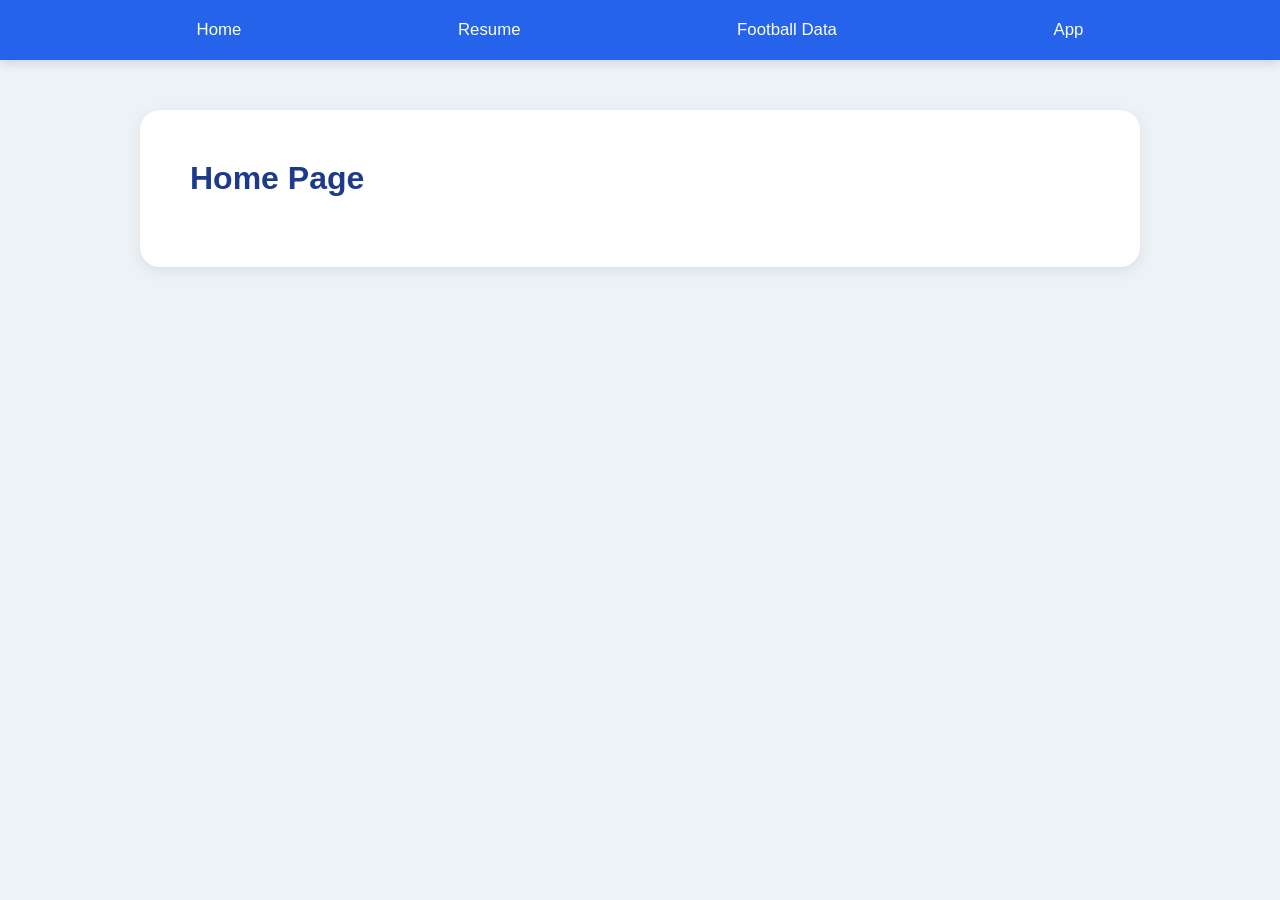
<file: index.html>
<!DOCTYPE html>
<html lang="en">
<head>
    <meta charset="UTF-8">
    <meta http-equiv="X-UA-Compatible" content="IE=edge">
    <meta name="viewport" content="width-device-width, initial-scale=1.0">
    <title>Brock Nebeker's Home Page</title>
    <link rel="stylesheet" href="styles/styles-index.css">
</head>
<body>
    <div id="nav">
        <a href="#">Home</a>
        <a href="html/resume.html">Resume</a>
        <a href="html/football.html">Football Data</a>
        <a href="html/app.html">App</a>
    </div>
    
    <div id="main-content">
        <h1>Home Page</h1>
    </div>
</body>
</html>
</file>
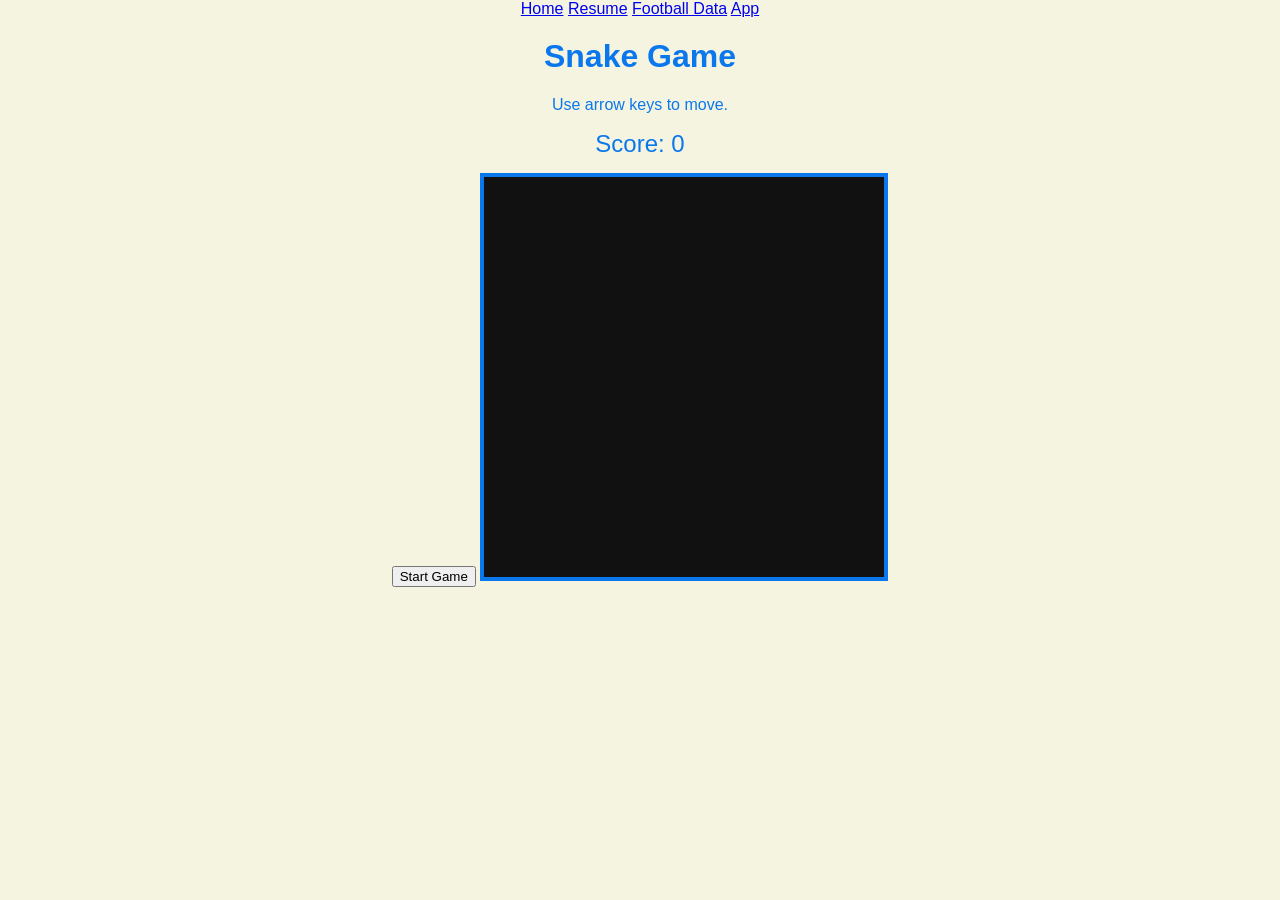
<file: html/app.html>
<!DOCTYPE html>
<html lang="en">
<head>
    <meta charset="UTF-8">
    <meta name="viewport" content="width=device-width, initial-scale=1.0">
    <title>Snake Game</title>
    <link rel="stylesheet" href="../styles/styles-game.css">
</head>
<body>
    <div id="nav">
        <a href="../index.html">Home</a>
        <a href="resume.html">Resume</a>
        <a href="football.html">Football Data</a>
        <a href="#">App</a>
    </div>

    <h1>Snake Game</h1>

    <p>Use arrow keys to move.</p>

    <div class="score-container">
        Score: <span id="score">0</span>
    </div>

    <button id="startBtn">Start Game</button>

    <canvas id="gameBoard" width="400" height="400"></canvas>

    <div id="gameOverScreen" style="display:none;">
        <h2>Game Over!</h2>
        <button id="retryBtn">Try Again</button>
    </div>

    <script src="../scripts/app-script.js"></script>
</body>
</file>
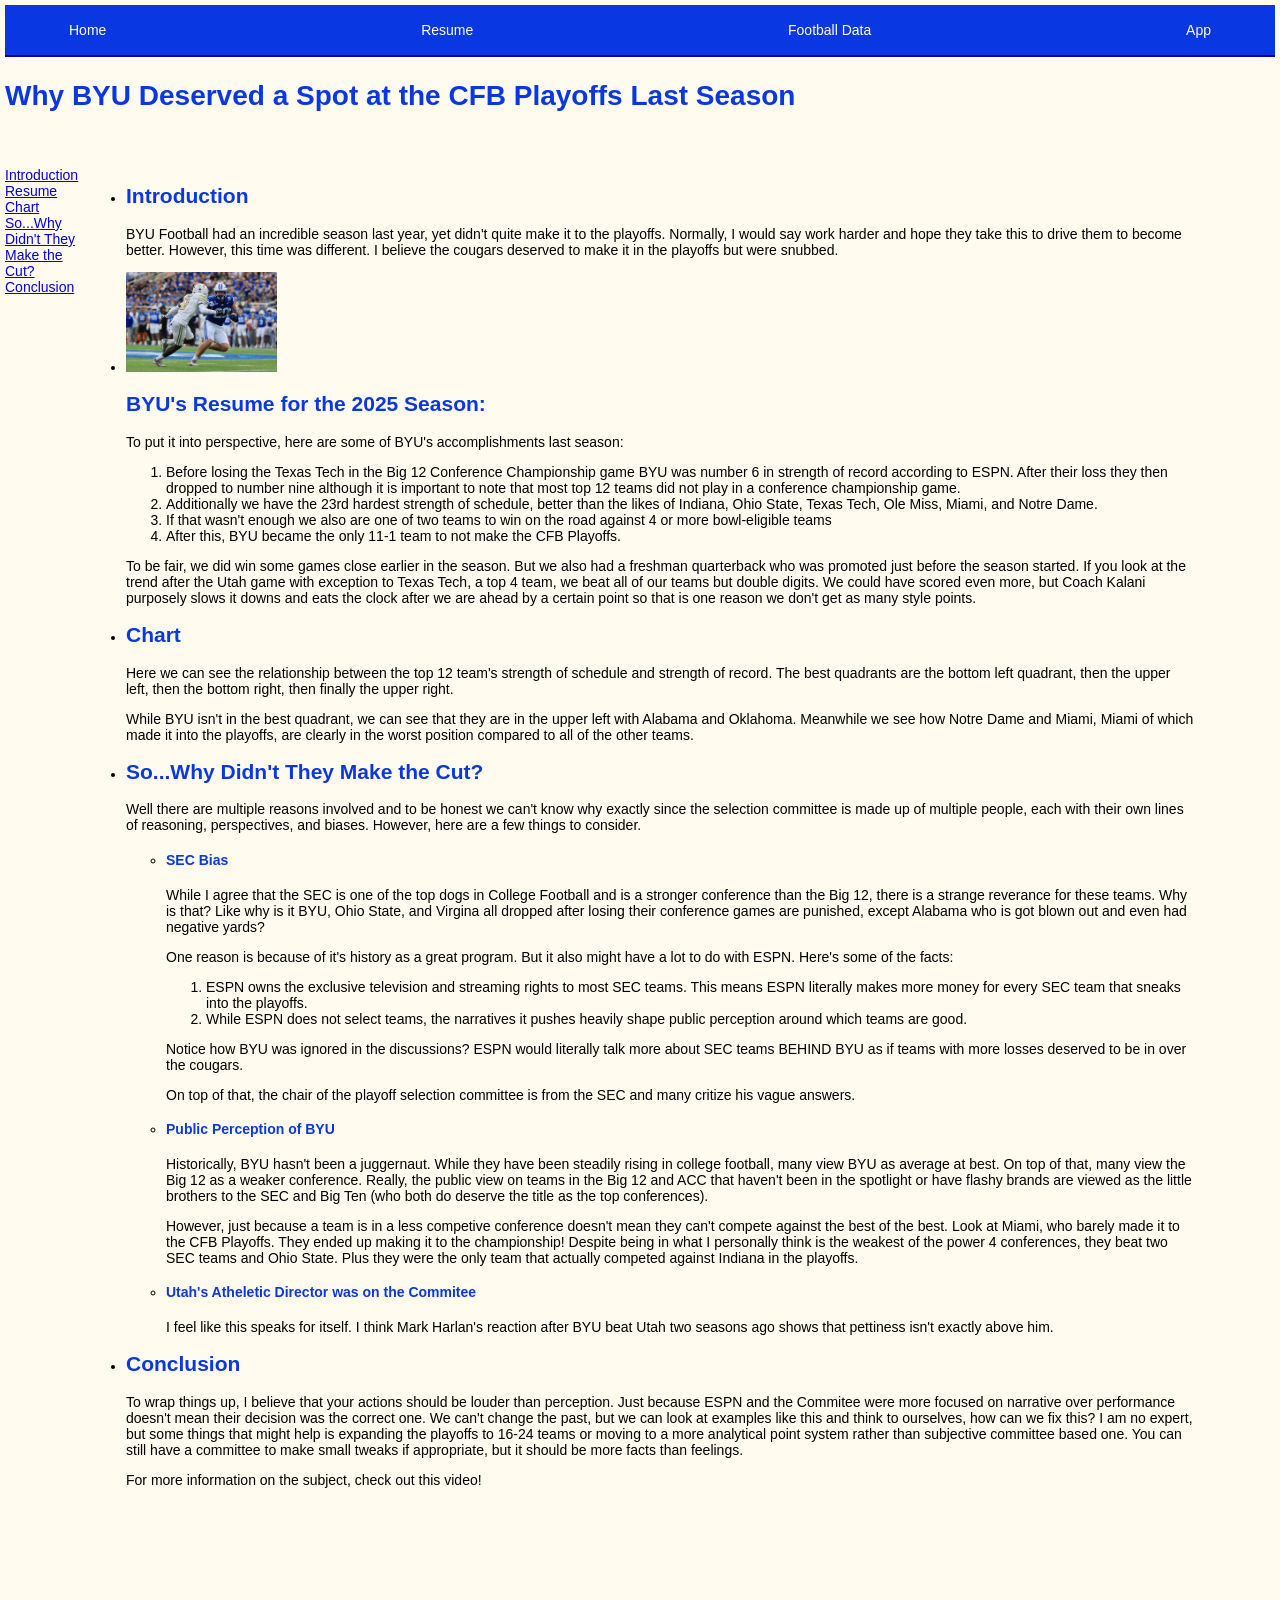
<file: html/football.html>
<!DOCTYPE html>
<html lang="en">
<head>
    <meta charset="UTF-8">
    <meta http-equiv="X-UA-Compatible" content="IE=edge">
    <meta name="viewport" content="width-device-width, initial-scale=1.0">
    <title>Why BYU Should Have Been in the CFB Playoff</title>
    <link rel="stylesheet" href="../styles/styles-scratch.css">
</head>
<body>
    <div class="common nav">
        <a href="../index.html">Home</a>
        <a href="resume.html">Resume</a>
        <a href="#">Football Data</a>
        <a href="app.html">App</a>
    </div>

    <div class="common header">
        <h1>Why BYU Deserved a Spot at the CFB Playoffs Last Season</h1>
    </div>

    <div class="common main-content">
        <ul>
            <li id="int">
                <h2>Introduction</h2>
                <p>
                    BYU Football had an incredible season last year, yet didn't quite make it to the playoffs. Normally, I would say 
                    work harder and hope they take this to drive them to become better. However, this time was different. I believe 
                    the cougars deserved to make it in the playoffs but were snubbed.
                </p>
            </li>
            <li id="res">
                <img src="../images/byu-football.jpg" height="100" alt="BYU at the Poptarts Bowl">
                <h2>BYU's Resume for the 2025 Season:</h2>
                <p>To put it into perspective, here are some of BYU's accomplishments last season:</p>
                <ol>
                    <li>
                        Before losing the Texas Tech in the Big 12 Conference Championship game BYU was number 6 in strength of 
                        record according to ESPN. After their loss they then dropped to number nine although it is important to 
                        note that most top 12 teams did not play in a conference championship game.
                    </li>
                    <li>
                        Additionally we have the 23rd hardest strength of schedule, better than the likes of Indiana, Ohio State, 
                        Texas Tech, Ole Miss, Miami, and Notre Dame.
                    </li>
                    <li>
                        If that wasn't enough we also are one of two teams to win on the road against 4 or more bowl-eligible teams
                    </li>
                    <li>
                        After this, BYU became the only 11-1 team to not make the CFB Playoffs.
                    </li>
                </ol>
                <p>
                    To be fair, we did win some games close earlier in the season. But we also had a freshman quarterback who was promoted 
                    just before the season started. If you look at the trend after the Utah game with exception to Texas Tech, a top 4 team, 
                    we beat all of our teams but double digits. We could have scored even more, but Coach Kalani purposely slows it downs 
                    and eats the clock after we are ahead by a certain point so that is one reason we don't get as many style points. 
                </p>
            </li>

            <li id="cha">
                <h2>Chart</h2>
                <div class='tableauPlaceholder' id='viz1765921974661' style='position: relative'>
                    <noscript>
                        <a href='#'>
                            <img alt='Relationship between Strength of Schedule and Record ' src='https:&#47;&#47;public.tableau.com&#47;static&#47;images&#47;Re&#47;RelationsipBetweenStrengthofScheduleandRecordTop12CollegeFootball&#47;SOSVSSOR&#47;1_rss.png' style='border: none' />
                        </a>
                    </noscript>
                    <object class='tableauViz'  style='display:none;'>
                        <param name='host_url' value='https%3A%2F%2Fpublic.tableau.com%2F' /> 
                        <param name='embed_code_version' value='3' /> 
                        <param name='site_root' value='' />
                        <param name='name' value='RelationsipBetweenStrengthofScheduleandRecordTop12CollegeFootball&#47;SOSVSSOR' />
                        <param name='tabs' value='no' />
                        <param name='toolbar' value='yes' />
                        <param name='static_image' value='https:&#47;&#47;public.tableau.com&#47;static&#47;images&#47;Re&#47;RelationsipBetweenStrengthofScheduleandRecordTop12CollegeFootball&#47;SOSVSSOR&#47;1.png' /> 
                        <param name='animate_transition' value='yes' />
                        <param name='display_static_image' value='yes' />
                        <param name='display_spinner' value='yes' />
                        <param name='display_overlay' value='yes' />
                        <param name='display_count' value='yes' />
                        <param name='language' value='en-US' />
                        <param name='filter' value='publish=yes' />
                    </object>
                </div>                
                    <script type='text/javascript'>                    var divElement = document.getElementById('viz1765921974661');                    var vizElement = divElement.getElementsByTagName('object')[0];                    vizElement.style.width='100%';vizElement.style.height=(divElement.offsetWidth*0.75)+'px';                    var scriptElement = document.createElement('script');                    scriptElement.src = 'https://public.tableau.com/javascripts/api/viz_v1.js';                    vizElement.parentNode.insertBefore(scriptElement, vizElement);                </script>
                <p>
                    Here we can see the relationship between the top 12 team's strength of schedule and strength of record. The best quadrants 
                    are the bottom left quadrant, then the upper left, then the bottom right, then finally the upper right.
                </p>
                <p>
                    While BYU isn't in the best quadrant, we can see that they are in the upper left with Alabama and Oklahoma. Meanwhile we see 
                    how Notre Dame and Miami, Miami of which made it into the playoffs, are clearly in the worst position compared to all of the 
                    other teams.
                </p>
            </li>

            <li id="why">
                <h2>So...Why Didn't They Make the Cut?</h2>
                <p>
                    Well there are multiple reasons involved and to be honest we can't know why exactly since the selection committee is made up of 
                    multiple people, each with their own lines of reasoning, perspectives, and biases. However, here are a few things to consider.
                </p>
                <ul>
                    <li>
                        <h4>SEC Bias</h4>
                        <p>
                            While I agree that the SEC is one of the top dogs in College Football and is a stronger conference than the Big 12, there is 
                            a strange reverance for these teams. Why is that? Like why is it BYU, Ohio State, and Virgina all dropped after losing their 
                            conference games are punished, except Alabama who is got blown out and even had negative yards?
                        </p>
                        <p>
                            One reason is because of it's history as a great program. But it also might have a lot to do with ESPN. Here's some of the facts:
                        </p>
                        <ol>
                            <li>
                            ESPN owns the exclusive television and streaming rights to most SEC teams. This means ESPN literally makes more money for every SEC
                            team that sneaks into the playoffs.
                            </li>
                            <li>
                                While ESPN does not select teams, the narratives it pushes heavily shape public perception around which teams are good.</li>
                        </ol>
                        <p> 
                            Notice how BYU was ignored in the discussions? ESPN would literally talk more about SEC teams BEHIND BYU as if teams with more losses
                            deserved to be in over the cougars.
                        </p>
                        <p>
                            On top of that, the chair of the playoff selection committee is from the SEC and many critize his vague answers.
                        </p>
                    </li>
                    <li>
                        <h4>Public Perception of BYU</h4>
                        <p>
                            Historically, BYU hasn't been a juggernaut. While they have been steadily rising in college football, many view BYU as average at best.
                            On top of that, many view the Big 12 as a weaker conference. Really, the public view on teams in the Big 12 and ACC that haven't been in 
                            the spotlight or have flashy brands are viewed as the little brothers to the SEC and Big Ten (who both do deserve the title as the top 
                            conferences).
                        </p>
                        <p>
                            However, just because a team is in a less competive conference doesn't mean they can't compete against the best of the best. Look at Miami,
                            who barely made it to the CFB Playoffs. They ended up making it to the championship! Despite being in what I personally think is the weakest 
                            of the power 4 conferences, they beat two SEC teams and Ohio State. Plus they were the only team that actually competed against Indiana in the 
                            playoffs.
                        </p>
                    </li>
                    <li>
                        <h4>Utah's Atheletic Director was on the Commitee</h4>
                        <p>
                            I feel like this speaks for itself. I think Mark Harlan's reaction after BYU beat Utah two seasons ago shows that pettiness isn't exactly above him.
                        </p>
                    </li>
                </ul>
            </li>
            <li id="con">
                <h2>Conclusion</h2>
                <p>
                    To wrap things up, I believe that your actions should be louder than perception. Just because ESPN and the Commitee were more focused on narrative over performance
                    doesn't mean their decision was the correct one. We can't change the past, but we can look at examples like this and think to ourselves, how can we fix this? I am no 
                    expert, but some things that might help is expanding the playoffs to 16-24 teams or moving to a more analytical point system rather than subjective committee based one. 
                    You can still have a committee to make small tweaks if appropriate, but it should be more facts than feelings.
                </p>
                <p>For more information on the subject, check out this video!</p>
                <iframe
                    width="560"
                    height="315"
                    src="https://www.youtube.com/embed/ah15n80QEVU?si=LYhnQPxU4QdT4pMk"
                    title="YouTube video player" 
                    frameborder="0"
                    allow="accelerometer; autoplay; clipboard-write; encrypted-media; gyroscope; picture-in-picture; web-share"
                    referrerpolicy="strict-origin-when-cross-origin"
                    allowfullscreen>
                </iframe>
            </li>
        </ul>

    </div>

    <div class="common left-menu">
        <a href="#int">Introduction</a>
        <a href="#res">Resume</a>
        <a href="#cha">Chart</a>
        <a href="#why">So...Why Didn't They Make the Cut?</a>
        <a href="#con">Conclusion</a>
    </div>

</body>

</html>
</file>
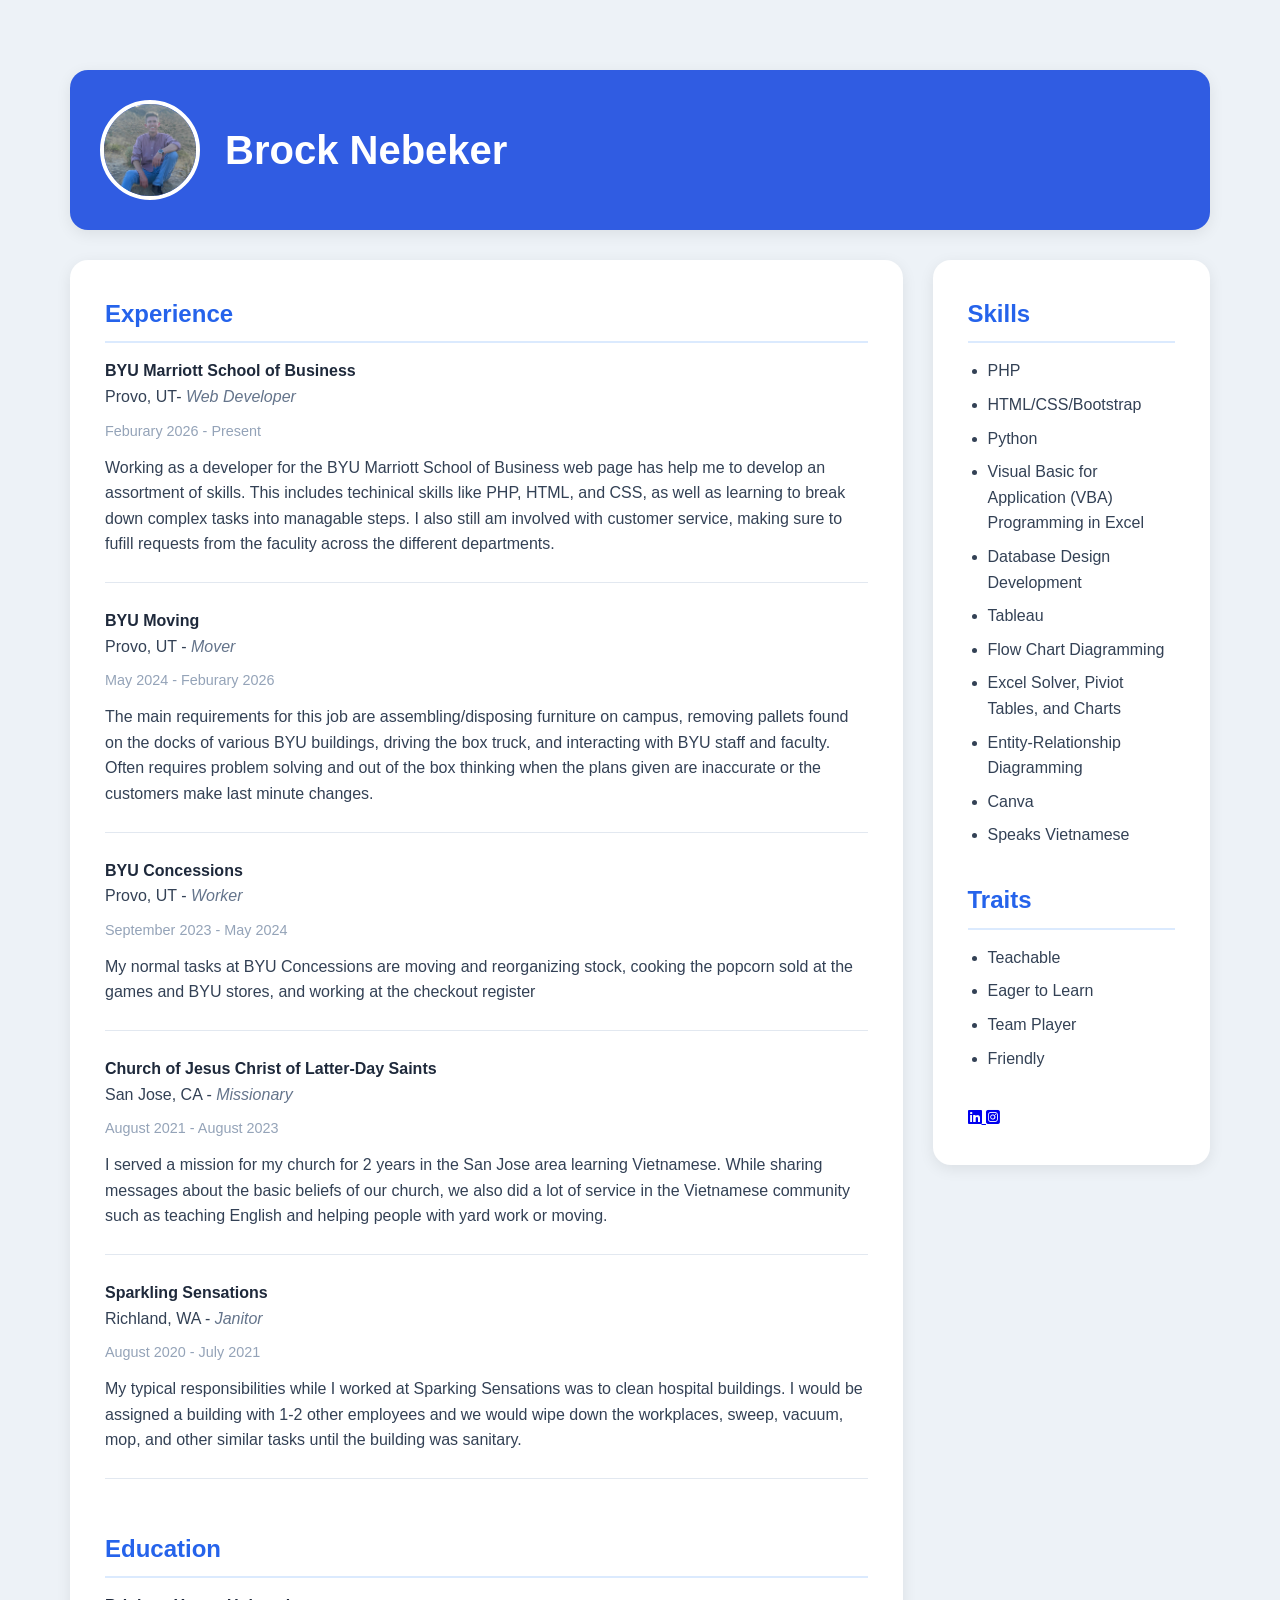
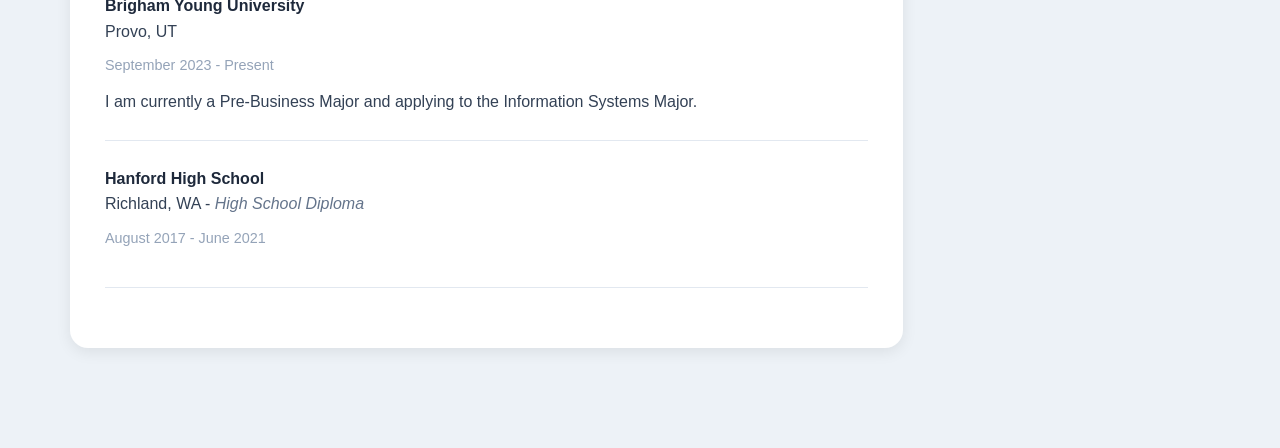
<file: html/resume.html>
<!DOCTYPE html>
<html lang="en">
<head>
    <meta charset="UTF-8">
    <meta http-equiv="X-UA-Compatible" content="IE=edge">
    <meta name="viewport" content="width-device-width, initial-scale=1.0">
    <title>My Resume</title>
    <link rel="stylesheet" href="../styles/styles.css">
    <link rel="stylesheet" href="https://cdnjs.cloudflare.com/ajax/libs/font-awesome/6.7.2/css/all.min.css">
</head>
<body>
    <div id="header">
        <img src="../images/brock_nebeker.JPG" width="75" alt="Brock Nebeker">
        <h1>Brock Nebeker</h1>
    </div>

    <div id="main-content">
        <h2>Experience</h2>
        <ul>
            <li>
                <h4 class="bold">BYU Marriott School of Business</h4>
                <h4>Provo, UT- <span class="italic">Web Developer</span></h4>
                <p class="subtle">Feburary 2026 - Present</p>
                <p>
                    Working as a developer for the BYU Marriott School of Business web page has help
                    me to develop an assortment of skills. This includes techinical skills like PHP, HTML, 
                    and CSS, as well as learning to break down complex tasks into managable steps. I also 
                    still am involved with customer service, making sure to fufill requests from the 
                    faculity across the different departments. 
                </p>
            </li>

            <li>
                <h4 class="bold">BYU Moving</h4>
                <h4>Provo, UT - <span class="italic">Mover</span></h4>
                <p class="subtle">May 2024 - Feburary 2026</p>
                <p>
                    The main requirements for this job are assembling/disposing furniture on
                    campus, removing pallets found on the docks of various BYU buildings, driving
                    the box truck, and interacting with BYU staff and faculty. Often requires
                    problem solving and out of the box thinking when the plans given are
                    inaccurate or the customers make last minute changes.
                </p>
            </li>

            <li>
                <h4 class="bold">BYU Concessions</h4>
                <h4>Provo, UT - <span class="italic">Worker</span></h4>
                <p class="subtle">September 2023 - May 2024</p>
                <p>
                    My normal tasks at BYU Concessions are moving and reorganizing stock,
                    cooking the popcorn sold at the games and BYU stores, and working at the
                    checkout register
                </p>
            </li>

            <li>
                <h4 class="bold">Church of Jesus Christ of Latter-Day Saints</h4>
                <h4>San Jose, CA - <span class="italic">Missionary</span></h4>
                <p class="subtle">August 2021 - August 2023</p>
                <p>
                    I served a mission for my church for 2 years in the San Jose area learning
                    Vietnamese. While sharing messages about the basic beliefs of our church, we
                    also did a lot of service in the Vietnamese community such as teaching English
                    and helping people with yard work or moving.
                </p>
            </li>

            <li>
                <h4 class="bold">Sparkling Sensations</h4>
                <h4>Richland, WA - <span class="italic">Janitor</span></h4>
                <p class="subtle">August 2020 - July 2021</p>
                <p>
                    My typical responsibilities while I worked at Sparking Sensations was to clean
                    hospital buildings. I would be assigned a building with 1-2 other employees
                    and we would wipe down the workplaces, sweep, vacuum, mop, and other
                    similar tasks until the building was sanitary.
                </p>
            </li>
        </ul>
        <br>
        <h2>Education</h2>
        <ul>
            <li>
                <h4 class="bold">Brigham Young University</h4>
                <h4>Provo, UT</h4>
                <p class="subtle">September 2023 - Present</p>
                <p>
                    I am currently a Pre-Business Major and applying to the Information Systems Major.
                </p>
            </li>

            <li>
                <h4 class="bold">Hanford High School</h4>
                <h4>Richland, WA - <span class="italic">High School Diploma</span></h4>
                <p class="subtle">August 2017 - June 2021</p>
            </li>
        </ul>


    </div>

    <div id="right-sidebar">
        <h2>Skills</h2>
        <ul>
            <li>PHP</li>
            <li>HTML/CSS/Bootstrap</li>
            <li>Python</li>
            <li>Visual Basic for Application (VBA) Programming in Excel</li>
            <li>Database Design Development</li>
            <li>Tableau</li>
            <li>Flow Chart Diagramming</li>
            <li>Excel Solver, Piviot Tables, and Charts</li>
            <li>Entity-Relationship Diagramming</li>
            <li>Canva</li>
            <li>Speaks Vietnamese</li>
        </ul>
        <br>
        <h2>Traits</h2>
        <ul>
            <li>Teachable</li>
            <li>Eager to Learn</li>
            <li>Team Player</li>
            <li>Friendly</li>
        </ul>
        <br>
        <a href="https://www.linkedin.com/in/brock-neb-a721003a7/" 
        target="_blank" 
        title="LinkedIn: Brock Nebeker">
        <i class="fa-brands fa-linkedin"></i>
        </a>
        
        <a href="https://www.instagram.com/brocknebby/" 
        target="_blank" 
        title="LinkedIn: Brock Nebeker">
        <i class="fa-brands fa-square-instagram"></i>
        </a>
    </div>

</body>
</html>
</file>
<file: styles/styles-index.css>
/* ===== Reset ===== */

* {
    margin: 0;
    padding: 0;
    box-sizing: border-box;
}

/* ===== Page ===== */

body {
    background: #edf2f7;
    font-family: "Segoe UI", Arial, sans-serif;
    color: #334155;
}

/* ===== Navigation Bar ===== */

#nav {
    background: #2563eb;
    height: 60px;

    display: flex;
    justify-content: space-evenly;
    align-items: center;

    width: 100%;

    box-shadow: 0 2px 10px rgba(0,0,0,.15);
}

#nav a {
    color: white;
    text-decoration: none;
    font-size: 1.05rem;
    font-weight: 500;

    padding: 10px 20px;

    transition: .2s;
}

#nav a:hover {
    background: rgba(255,255,255,.15);
    border-radius: 8px;
}

/* ===== Main Content Card ===== */

#main-content {
    max-width: 1000px;

    margin: 50px auto;
    padding: 50px;

    background: white;
    border-radius: 20px;

    box-shadow: 0 4px 15px rgba(0,0,0,.08);
}

/* ===== Headings ===== */

h1 {
    color: #1e3a8a;
    margin-bottom: 20px;
}

h2 {
    color: #2563eb;
    margin-bottom: 15px;
}

/* ===== Paragraphs ===== */

p {
    line-height: 1.7;
    color: #475569;
    margin-bottom: 20px;
}

/* ===== Buttons (Optional) ===== */

.button {
    display: inline-block;

    background: #2563eb;
    color: white;

    text-decoration: none;

    padding: 12px 25px;
    border-radius: 10px;

    transition: .2s;
}

.button:hover {
    background: #1d4ed8;
}

/* ===== Responsive ===== */

@media (max-width: 768px) {

    #nav {
        flex-direction: column;
        height: auto;
        padding: 15px;
        gap: 10px;
    }

    #main-content {
        margin: 20px;
        padding: 30px;
    }
}
</file>
<file: styles/styles-game.css>
body {
    margin: 0;
    background-color: #f5f4e0;
    color: rgb(10, 119, 236);
    font-family: Arial, sans-serif;
    text-align: center;
}

h1 {
    margin-top: 20px;
}

.score-container {
    font-size: 24px;
    margin: 15px;
}

canvas {
    background-color: #111;
    border: 4px solid rgb(10, 119, 236);;
}
</file>
<file: styles/styles-scratch.css>
body {
    font-family: Arial, Helvetica, sans-serif;
    font-size: 14px;
    background-color: rgb(255, 251, 239);
}

.common {
    position: absolute;
}

.nav {
    /* display: flex;
    justify-content: space-between;
    align-items: center;
    padding-left: 1.5rem;
    padding-right: 1.5rem;
    padding-top: 1rem;
    padding-bottom: 1rem; */
    display: flex;
    justify-content: space-between;
    align-items: center;
    background-color: #0938e3;
    border-bottom: solid 2px #0e00a9;
    top: 5px;
    left: 5px;
    right: 5px;
    height: 50px;
}

.nav a{
    padding: 4rem;
}

h1, h2, h3, h4 {
    color: #0938e3;
}

.nav a {
    color: white;
    text-decoration: none;
}

.header {
    top: 61px;
    left: 5px;
    right: 5px;
    height: 100px;
}

.left-menu {
    top: 167px;
    left: 5px;
    width: 75px;
    bottom: 39px;
}

.main-content {
    top: 167px;
    left: 86px;
    right: 86px;
    bottom: 39px;
}
</file>
<file: styles/styles.css>
/* ===== Reset ===== */
* {
    margin: 0;
    padding: 0;
    box-sizing: border-box;
}


/* ===== Page ===== */
body {
    background: #edf2f7;
    font-family: "Segoe UI", Arial, sans-serif;
    color: #334155;
    line-height: 1.6;

    display: grid;
    grid-template-columns: 3fr 1fr;
    grid-template-areas:
        "header header"
        "main sidebar"
        "footer footer";

    gap: 30px;

    max-width: 1200px;
    margin: 40px auto;
    padding: 30px;
}

/* ===== Header ===== */
#header {
    grid-area: header;

    background: rgb(48, 92, 226);
    border-radius: 18px;
    padding: 30px;

    display: flex;
    align-items: center;
    gap: 25px;

    box-shadow: 0 4px 15px rgba(0,0,0,.08);
}

#header img {
    width: 100px;
    height: 100px;
    object-fit: cover;
    border-radius: 50%;
    border: 4px solid white;
}

#header h1 {
    color: white;
    font-size: 2.5rem;
}

/* ===== Main Content ===== */
#main-content {
    grid-area: main;
}

#main-content,
#right-sidebar {
    background: white;
    border-radius: 18px;
    padding: 35px;
    box-shadow: 0 4px 15px rgba(0,0,0,.08);
}

/* ===== Sidebar ===== */
#right-sidebar {
    grid-area: sidebar;
    align-self: start;
}

/* ===== Headings ===== */
h2 {
    color: #2563eb;
    margin-bottom: 15px;
    border-bottom: 2px solid #dbeafe;
    padding-bottom: 8px;
}

h4 {
    font-weight: normal;
}

.bold {
    font-weight: 700;
    color: #1e293b;
}

.italic {
    font-style: italic;
    color: #64748b;
}

.subtle {
    color: #94a3b8;
    font-size: .9rem;
    margin-bottom: 12px;
}

/* ===== Lists ===== */
ul {
    list-style: none;
}

#main-content li {
    padding-bottom: 25px;
    margin-bottom: 25px;
    border-bottom: 1px solid #e2e8f0;
}

#right-sidebar ul {
    list-style: disc;
    padding-left: 20px;
}

#right-sidebar li {
    margin-bottom: 8px;
}

/* ===== Paragraphs ===== */
p {
    margin-top: 10px;
}

/* ===== Footer ===== */
#footer {
    grid-area: footer;
    text-align: center;
    color: #64748b;
}

#footer a {
    color: #2563eb;
}

/* ===== Responsive ===== */
@media (max-width: 900px) {

    body {
        grid-template-columns: 1fr;
        grid-template-areas:
            "header"
            "main"
            "sidebar"
            "footer";

        margin: 15px;
        padding: 0;
    }

    #header {
        flex-direction: column;
        text-align: center;
    }

    #header h1 {
        font-size: 2rem;
    }
}
</file>
